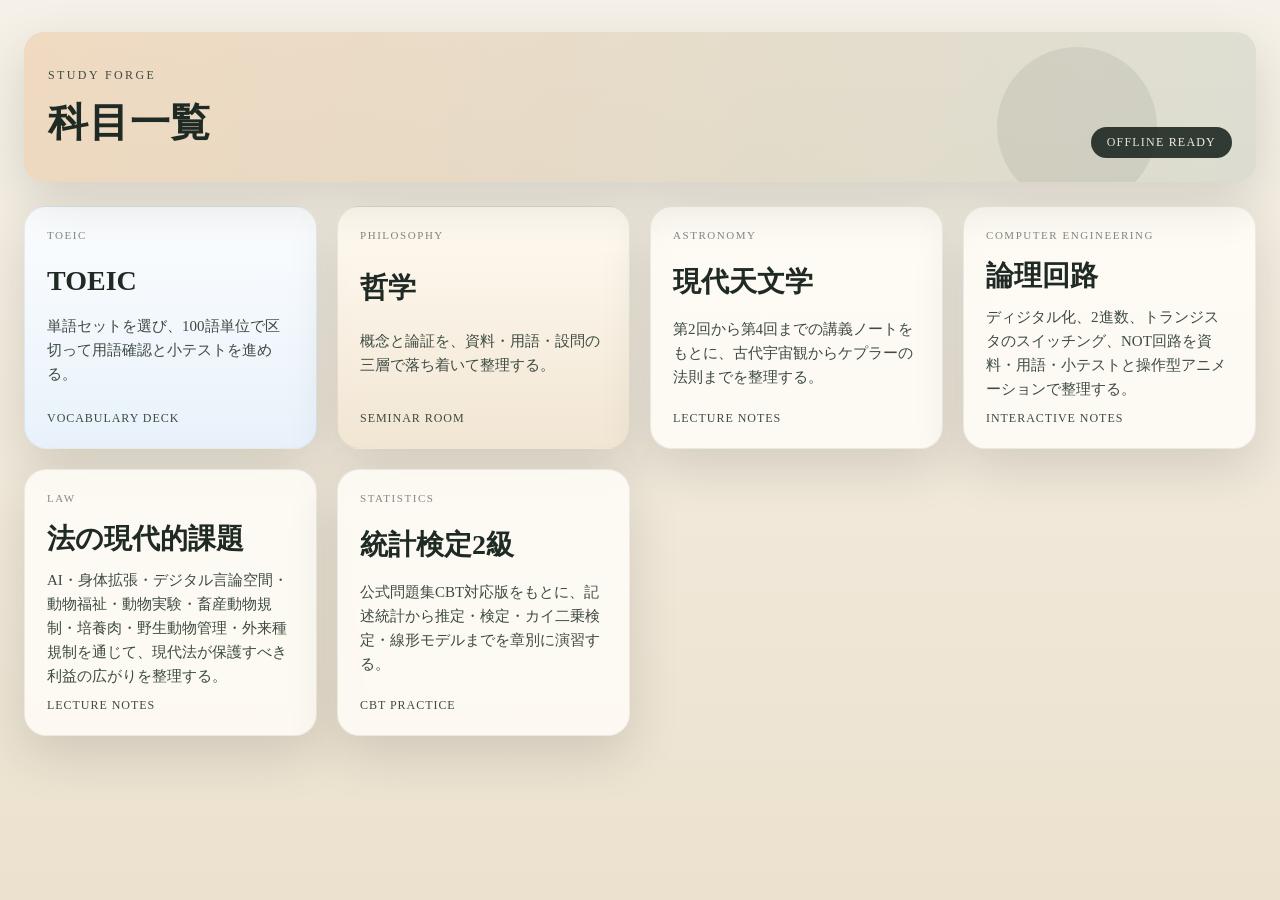
<file: index.html>
<!doctype html>
<html lang="ja">
<head>
  <meta charset="utf-8" />
  <meta name="viewport" content="width=device-width, initial-scale=1" />
  <meta name="theme-color" content="#1f2a24" />
  <link rel="manifest" href="./manifest.json" />
  <link rel="icon" href="./assets/icon.svg" type="image/svg+xml" />
  <link rel="stylesheet" href="./styles.css" />
  <title>Study Forge | Home</title>
</head>
<body class="home-page">
  <div class="app home-shell">
    <header class="hero home-hero">
      <div>
        <p class="eyebrow">Study Forge</p>
        <h1>科目一覧</h1>
      </div>
      <div class="status">Offline Ready</div>
    </header>

    <main class="home-main">
      <section class="home-grid" id="subjectGrid"></section>
    </main>
  </div>

  <script src="./home.js"></script>
</body>
</html>
</file>
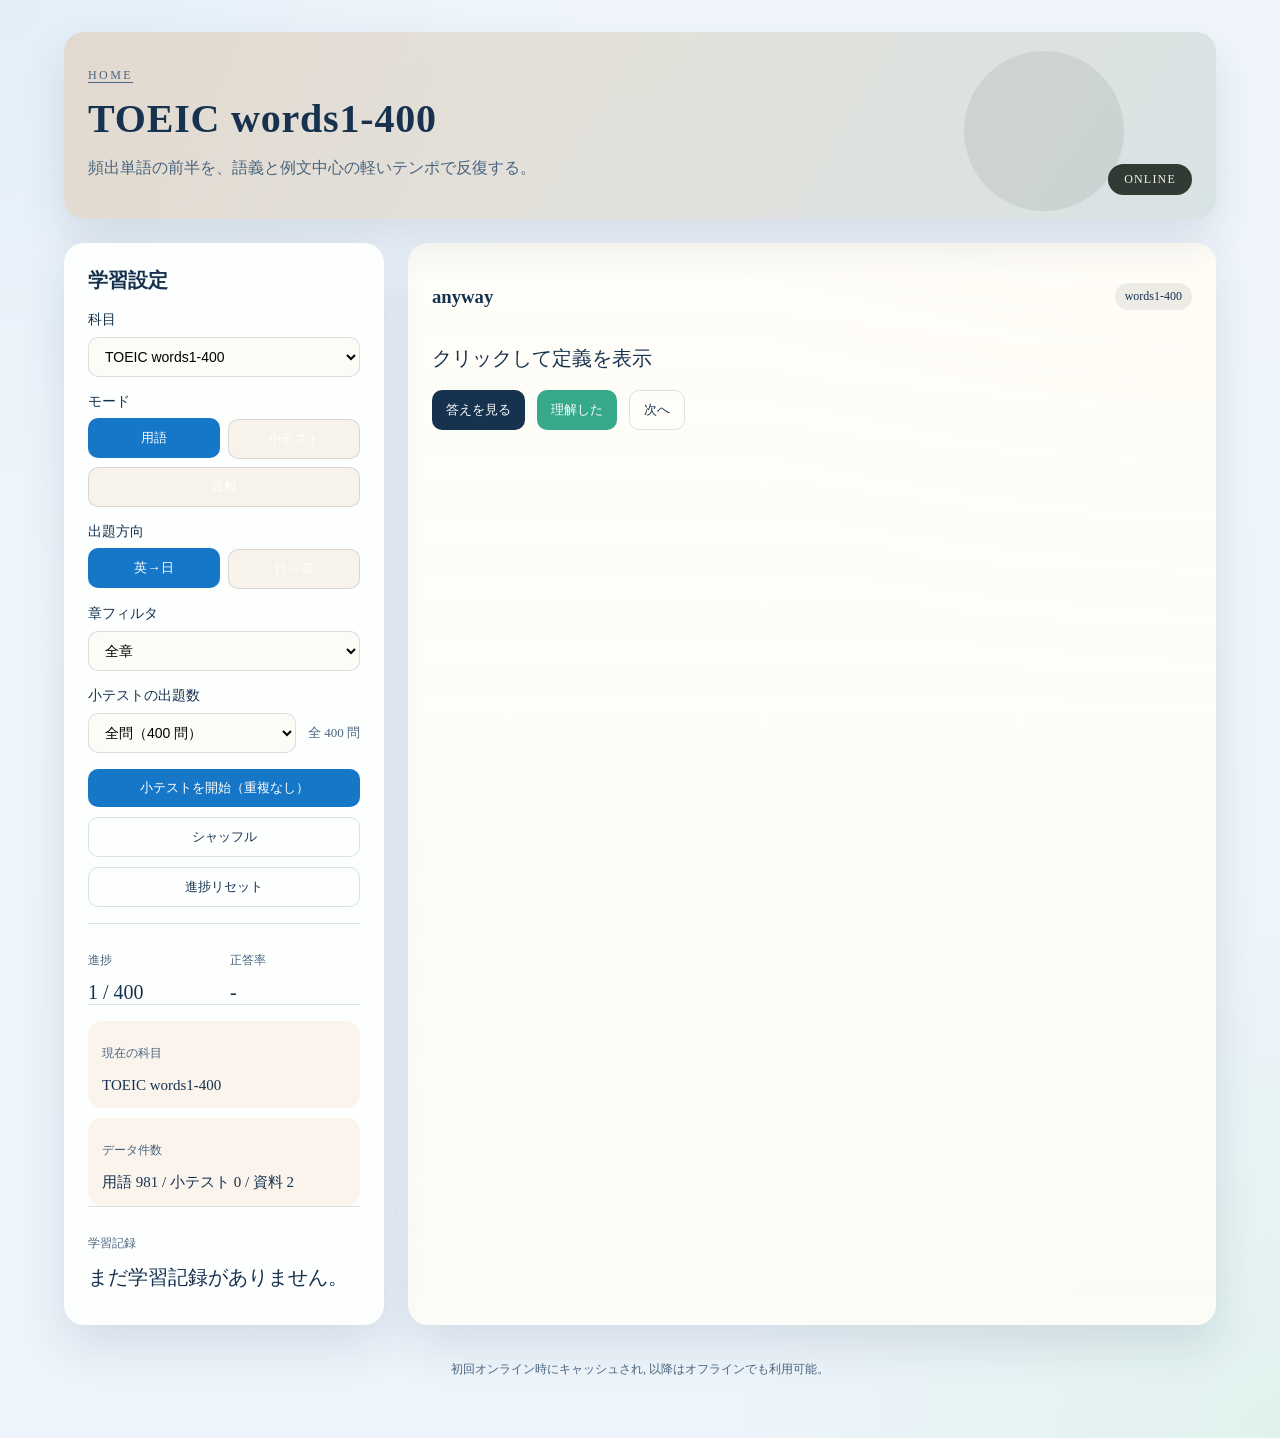
<file: study.html>
<!doctype html>
<html lang="ja">
<head>
  <meta charset="utf-8" />
  <meta name="viewport" content="width=device-width, initial-scale=1" />
  <meta name="theme-color" content="#1f2a24" />
  <link rel="manifest" href="./manifest.json" />
  <link rel="icon" href="./assets/icon.svg" type="image/svg+xml" />
  <link rel="stylesheet" href="./assets/vendor/katex/katex.min.css" />
  <link rel="stylesheet" href="./styles.css" />
  <title>Study Forge | Subject</title>
</head>
<body class="study-page" data-theme="default">
  <div class="app">
    <header class="hero">
      <div>
        <p class="eyebrow"><a href="./index.html" class="back-link">Home</a></p>
        <h1 id="pageTitle">Study Forge</h1>
        <p class="subtitle" id="pageSubtitle">用語も論点も、迷わず反復するための静かな訓練場。</p>
      </div>
      <div class="status" id="netStatus">Offline Ready</div>
    </header>

    <main class="grid">
      <section class="panel controls">
        <h2>学習設定</h2>
        <label class="field">
          <span>科目</span>
          <select id="subjectSelect"></select>
        </label>
        <label class="field">
          <span>モード</span>
          <div class="segmented" role="group">
            <button type="button" id="modeTerms" class="segmented-btn is-active">用語</button>
            <button type="button" id="modeQuiz" class="segmented-btn">小テスト</button>
            <button type="button" id="modeMaterials" class="segmented-btn">資料</button>
          </div>
        </label>
        <label class="field">
          <span>出題方向</span>
          <div class="segmented" role="group">
            <button type="button" id="directionEnJa" class="segmented-btn is-active">英→日</button>
            <button type="button" id="directionJaEn" class="segmented-btn">日→英</button>
          </div>
        </label>
        <label class="field">
          <span>章フィルタ</span>
          <select id="chapterSelect"></select>
        </label>
        <label class="field">
          <span>小テストの出題数</span>
          <div class="quiz-count-control">
            <select id="quizCountSelect"></select>
            <span id="quizAvailableText" class="available-count">全 0 問</span>
          </div>
        </label>
        <div class="actions">
          <button type="button" id="startQuizBtn" class="primary">小テストを開始（重複なし）</button>
          <button type="button" id="shuffleBtn" class="ghost">シャッフル</button>
          <button type="button" id="resetBtn" class="ghost">進捗リセット</button>
        </div>
        <div class="metrics">
          <div>
            <p class="metric-label">進捗</p>
            <p id="progressText" class="metric-value">0 / 0</p>
          </div>
          <div>
            <p class="metric-label">正答率</p>
            <p id="accuracyText" class="metric-value">-</p>
          </div>
        </div>
        <div class="overview">
          <div class="overview-item">
            <p class="metric-label">現在の科目</p>
            <p id="subjectTitle" class="overview-value">-</p>
          </div>
          <div class="overview-item">
            <p class="metric-label">データ件数</p>
            <p id="datasetSummary" class="overview-value">-</p>
          </div>
        </div>
        <div class="study-log">
          <p class="metric-label">学習記録</p>
          <p id="historySummary" class="metric-value"></p>
          <div id="historyList" class="history-list"></div>
        </div>
      </section>

      <section class="panel content" id="contentPanel">
        <div class="card" id="cardView">
          <div class="card-header">
            <h3 id="cardTitle">読み込み中...</h3>
            <span id="cardTag" class="tag"></span>
          </div>
          <div id="cardBody" class="card-body rich-content"></div>
          <div id="cardMeta" class="card-meta hidden">
            <div class="meta-block hidden" id="cardSynonymsBlock">
              <p class="meta-title">類義語</p>
              <ul id="cardSynonyms" class="meta-list"></ul>
            </div>
            <div class="meta-block hidden" id="cardDerivativesBlock">
              <p class="meta-title">派生語</p>
              <ul id="cardDerivatives" class="meta-list"></ul>
            </div>
            <div class="meta-block hidden" id="cardPhrasesBlock">
              <p class="meta-title">熟語・語句</p>
              <ul id="cardPhrases" class="meta-list"></ul>
            </div>
            <div class="meta-block hidden" id="cardExamplesBlock">
              <p class="meta-title">例文</p>
              <ul id="cardExamples" class="meta-list"></ul>
            </div>
          </div>
          <div class="card-actions" id="cardActions">
            <button type="button" id="revealBtn">答えを見る</button>
            <button type="button" id="knownBtn" class="good">理解した</button>
            <button type="button" id="nextBtn" class="ghost">次へ</button>
          </div>
        </div>

        <div class="card hidden" id="quizView">
          <div class="card-header">
            <h3 id="quizTitle">問題</h3>
            <span id="quizTag" class="tag"></span>
          </div>
          <div id="quizQuestion" class="card-body rich-content"></div>
          <div id="quizOptions" class="options"></div>
          <div class="explain" id="quizExplain"></div>
          <div class="card-actions">
            <button type="button" id="quizNextBtn" class="ghost">次の問題</button>
          </div>
        </div>

        <div class="card hidden material-card" id="materialView">
          <div class="card-header">
            <div>
              <p class="section-kicker">Reference</p>
              <h3 id="materialTitle">資料</h3>
            </div>
            <span id="materialTag" class="tag"></span>
          </div>
          <div id="materialSummary" class="card-body rich-content"></div>
          <div class="material-layout">
            <section class="material-panel hidden" id="materialPointsBlock">
              <p class="meta-title">要点</p>
              <ul id="materialPoints" class="meta-list"></ul>
            </section>
            <section class="material-panel hidden" id="materialDetailsBlock">
              <p class="meta-title">補足</p>
              <div id="materialDetails" class="detail-list"></div>
            </section>
          </div>
          <div class="material-foot">
            <p id="materialSource" class="material-source"></p>
          </div>
          <div class="card-actions">
            <button type="button" id="materialNextBtn" class="ghost">次の資料</button>
          </div>
        </div>

        <div class="card hidden" id="sessionView">
          <div class="card-header">
            <h3 id="sessionTitle">小テスト</h3>
            <div class="session-meta">
              <span id="sessionProgress" class="available-count"></span>
              <span id="sessionTag" class="tag"></span>
            </div>
          </div>
          <div id="sessionQuestion" class="card-body rich-content"></div>
          <div id="sessionOptions" class="options"></div>
          <div class="explain" id="sessionExplain"></div>
          <div class="card-actions">
            <button type="button" id="sessionExitBtn" class="ghost">中断して戻る</button>
            <button type="button" id="sessionNextBtn">次へ</button>
          </div>
        </div>

        <div class="card hidden" id="sessionResultView">
          <div class="card-header">
            <h3>テスト結果</h3>
          </div>
          <div id="sessionScore" class="card-body rich-content"></div>
          <div class="card-actions">
            <button type="button" id="sessionReviewAllBtn">全問を復習</button>
            <button type="button" id="sessionReviewBtn" class="ghost">間違いを復習</button>
            <button type="button" id="sessionBackBtn" class="ghost">元のページに戻る</button>
          </div>
        </div>

        <div class="card hidden" id="sessionReviewView">
          <div class="card-header">
            <h3 id="reviewTitle">復習</h3>
            <div class="session-meta">
              <span id="reviewProgress" class="available-count"></span>
              <span id="reviewTag" class="tag"></span>
            </div>
          </div>
          <div id="reviewQuestion" class="card-body rich-content"></div>
          <div id="reviewOptions" class="options"></div>
          <div class="explain" id="reviewExplain"></div>
          <div class="card-actions">
            <button type="button" id="reviewBackBtn" class="ghost">元のページに戻る</button>
            <button type="button" id="reviewNextBtn">次へ</button>
          </div>
        </div>
      </section>
    </main>

    <footer class="footer">
      <p>初回オンライン時にキャッシュされ, 以降はオフラインでも利用可能。</p>
    </footer>
  </div>

  <script src="./assets/vendor/katex/katex.min.js"></script>
  <script src="./app.js"></script>
</body>
</html>
</file>
<file: styles.css>
:root {
  --bg: #f3efe6;
  --ink: #1f2a24;
  --ink-soft: #3d4b42;
  --accent: #d9822b;
  --accent-2: #6d8f7c;
  --card: #fffdf7;
  --line: rgba(31, 42, 36, 0.15);
  --shadow: 0 18px 50px rgba(31, 42, 36, 0.15);
}

body[data-theme="toeic"] {
  --bg: #edf4fb;
  --ink: #16324f;
  --ink-soft: #49647e;
  --accent: #1677c8;
  --accent-2: #37a98b;
  --card: #fdfefe;
  --line: rgba(22, 50, 79, 0.14);
  --shadow: 0 20px 46px rgba(22, 50, 79, 0.12);
}

body[data-theme="philosophy"] {
  --bg: #f3eadc;
  --ink: #241c18;
  --ink-soft: #645249;
  --accent: #9f5f2d;
  --accent-2: #6e7d59;
  --card: #fffaf1;
  --line: rgba(36, 28, 24, 0.14);
  --shadow: 0 20px 48px rgba(36, 28, 24, 0.14);
}

* {
  box-sizing: border-box;
}

body {
  margin: 0;
  font-family: "Cormorant Garamond", "Palatino", "Times New Roman", serif;
  color: var(--ink);
  background: radial-gradient(circle at top left, #f5f1ea 0%, #efe6d7 40%, #e6dcc9 100%);
  min-height: 100vh;
}

body.study-page {
  background:
    radial-gradient(circle at top left, color-mix(in srgb, var(--accent) 12%, white) 0%, transparent 30%),
    radial-gradient(circle at bottom right, color-mix(in srgb, var(--accent-2) 15%, white) 0%, transparent 28%),
    linear-gradient(180deg, color-mix(in srgb, var(--bg) 82%, white), var(--bg));
}

body.home-page {
  background:
    linear-gradient(180deg, #f6f1e8 0%, #ece1ce 100%);
}

.app {
  max-width: 1200px;
  margin: 0 auto;
  padding: 32px 24px 48px;
  display: flex;
  flex-direction: column;
  gap: 24px;
}

.hero {
  display: flex;
  justify-content: space-between;
  align-items: flex-end;
  padding: 24px;
  background: linear-gradient(120deg, rgba(217, 130, 43, 0.2), rgba(109, 143, 124, 0.18));
  border-radius: 20px;
  box-shadow: var(--shadow);
  position: relative;
  overflow: hidden;
  animation: fadeSlide 700ms ease-out;
}

.hero::after {
  content: "";
  position: absolute;
  inset: 10% 8% auto auto;
  width: 160px;
  height: 160px;
  border-radius: 50%;
  background: rgba(31, 42, 36, 0.08);
}

.back-link {
  color: inherit;
  text-decoration: none;
  border-bottom: 1px solid currentColor;
}

.home-shell {
  max-width: 1280px;
}

.home-main {
  display: grid;
  gap: 24px;
}

.home-grid {
  display: grid;
  grid-template-columns: repeat(auto-fit, minmax(240px, 1fr));
  gap: 20px;
}

.subject-card {
  display: grid;
  gap: 10px;
  min-height: 220px;
  padding: 22px;
  border-radius: 22px;
  background: rgba(255, 253, 247, 0.86);
  border: 1px solid rgba(31, 42, 36, 0.08);
  box-shadow: var(--shadow);
  text-decoration: none;
  color: inherit;
  transition: transform 200ms ease, box-shadow 200ms ease, border-color 200ms ease;
}

.subject-card:hover {
  transform: translateY(-3px);
  box-shadow: 0 24px 50px rgba(31, 42, 36, 0.16);
  border-color: rgba(31, 42, 36, 0.16);
}

.subject-card[data-theme="toeic"] {
  background: linear-gradient(180deg, rgba(251, 254, 255, 0.94), rgba(231, 242, 253, 0.94));
}

.subject-card[data-theme="philosophy"] {
  background: linear-gradient(180deg, rgba(255, 250, 241, 0.96), rgba(241, 229, 211, 0.96));
}

.subject-card h3 {
  margin: 0;
  font-size: 28px;
}

.subject-description {
  margin: 0;
  font-size: 15px;
  line-height: 1.6;
  color: var(--ink-soft);
}

.subject-meta {
  margin-top: auto;
  font-size: 12px;
  letter-spacing: 0.08em;
  text-transform: uppercase;
  color: var(--ink-soft);
}

h1 {
  font-size: 40px;
  margin: 8px 0;
  letter-spacing: 0.02em;
}

.eyebrow {
  text-transform: uppercase;
  letter-spacing: 0.2em;
  font-size: 12px;
  color: var(--ink-soft);
}

.subtitle {
  font-size: 16px;
  color: var(--ink-soft);
  max-width: 520px;
}

.status {
  font-size: 12px;
  padding: 8px 16px;
  border-radius: 999px;
  background: rgba(31, 42, 36, 0.9);
  color: #f2efe8;
  text-transform: uppercase;
  letter-spacing: 0.1em;
}

.grid {
  display: grid;
  grid-template-columns: minmax(260px, 320px) 1fr;
  gap: 24px;
}

.panel {
  background: var(--card);
  border-radius: 20px;
  padding: 24px;
  box-shadow: var(--shadow);
  animation: fadeRise 700ms ease-out;
}

.controls {
  position: sticky;
  top: 20px;
  align-self: start;
}

.controls h2 {
  margin-top: 0;
  font-size: 20px;
}

.field {
  display: flex;
  flex-direction: column;
  gap: 8px;
  margin-bottom: 16px;
  font-size: 14px;
}

select {
  padding: 10px 12px;
  border-radius: 10px;
  border: 1px solid var(--line);
  font-size: 14px;
  background: #fdfbf6;
}

.quiz-count-control {
  display: flex;
  align-items: center;
  gap: 12px;
}

.quiz-count-control select {
  flex: 1;
}

.available-count {
  color: var(--ink-soft);
  font-size: 13px;
  white-space: nowrap;
}

.session-meta {
  display: flex;
  align-items: center;
  gap: 10px;
}

.segmented {
  display: flex;
  gap: 8px;
  flex-wrap: wrap;
}

.segmented-btn {
  flex: 1 1 88px;
  padding: 10px;
  border-radius: 10px;
  border: 1px solid var(--line);
  background: #f7f3ea;
  cursor: pointer;
  transition: transform 200ms ease, background 200ms ease;
}

.segmented-btn.is-active {
  background: var(--accent);
  color: #fff;
  border-color: transparent;
  transform: translateY(-1px);
}

.actions {
  display: grid;
  gap: 10px;
  margin: 16px 0;
}

button {
  padding: 10px 14px;
  border-radius: 10px;
  border: none;
  background: var(--ink);
  color: #fff;
  cursor: pointer;
  transition: transform 200ms ease, box-shadow 200ms ease;
}

button:hover {
  transform: translateY(-1px);
  box-shadow: 0 10px 20px rgba(31, 42, 36, 0.2);
}

button.ghost {
  background: transparent;
  color: var(--ink);
  border: 1px solid var(--line);
}

button.good {
  background: var(--accent-2);
}

button.primary {
  background: var(--accent);
}

.metrics {
  border-top: 1px solid var(--line);
  padding-top: 16px;
  display: grid;
  grid-template-columns: 1fr 1fr;
  gap: 12px;
}

.overview {
  border-top: 1px solid var(--line);
  padding-top: 16px;
  display: grid;
  gap: 10px;
}

.overview-item {
  padding: 12px 14px;
  border-radius: 14px;
  background: rgba(217, 130, 43, 0.08);
}

.overview-value {
  margin: 4px 0 0;
  font-size: 15px;
  line-height: 1.5;
}

.study-log {
  border-top: 1px solid var(--line);
  padding-top: 16px;
}

.history-list {
  display: grid;
  gap: 8px;
  font-size: 13px;
  margin-top: 10px;
}

.history-item {
  display: flex;
  justify-content: space-between;
  align-items: center;
  gap: 10px;
  padding: 8px 10px;
  border: 1px solid var(--line);
  border-radius: 10px;
  background: rgba(31, 42, 36, 0.04);
}
.stats-list {
  display: flex;
  flex-direction: column;
  gap: 8px;
}

.stat-row {
  display: flex;
  justify-content: space-between;
  align-items: center;
  font-size: 13px;
}

.stat-bar {
  height: 6px;
  background: rgba(31, 42, 36, 0.1);
  border-radius: 999px;
  overflow: hidden;
  flex: 1;
  margin: 0 10px;
}

.stat-bar > span {
  display: block;
  height: 100%;
  background: var(--accent-2);
  width: 0%;
}

.metric-label {
  font-size: 12px;
  color: var(--ink-soft);
}

.metric-value {
  font-size: 20px;
  margin: 0;
}

.card {
  display: flex;
  flex-direction: column;
  gap: 16px;
  min-height: 360px;
  animation: cardEnter 500ms ease-out;
}

.content {
  background:
    linear-gradient(180deg, rgba(255, 253, 247, 0.95), rgba(255, 253, 247, 0.88)),
    radial-gradient(circle at top right, rgba(217, 130, 43, 0.12), transparent 36%);
}

.card-header {
  display: flex;
  justify-content: space-between;
  align-items: center;
}

.section-kicker {
  margin: 0 0 6px;
  font-size: 11px;
  letter-spacing: 0.14em;
  text-transform: uppercase;
  color: rgba(31, 42, 36, 0.55);
}

.card-body {
  font-size: 20px;
  line-height: 1.6;
}

.card-meta {
  display: grid;
  gap: 12px;
  padding: 12px 14px;
  border-radius: 14px;
  background: rgba(31, 42, 36, 0.04);
}

.meta-block {
  display: grid;
  gap: 6px;
}

.meta-title {
  margin: 0;
  font-size: 12px;
  letter-spacing: 0.08em;
  text-transform: uppercase;
  color: rgba(31, 42, 36, 0.6);
}

.meta-list {
  margin: 0;
  padding-left: 18px;
  display: grid;
  gap: 4px;
  font-size: 14px;
  line-height: 1.5;
}

.rich-content {
  display: grid;
  gap: 8px;
}

.rich-content p {
  margin: 0;
}

.math-token,
.math-block {
  font-family: "Times New Roman", Georgia, serif;
  font-size: 1.03em;
  white-space: nowrap;
}

.math-token {
  display: inline-flex;
  align-items: center;
  gap: 2px;
  padding: 0 2px;
  color: #18231e;
  vertical-align: -0.08em;
}

.math-token-block,
.math-block {
  display: block;
  overflow-x: auto;
  padding: 10px 12px;
  border-radius: 10px;
  background: rgba(31, 42, 36, 0.06);
  border: 1px solid rgba(31, 42, 36, 0.08);
  font-size: 1.08em;
}

.math-token .katex {
  font-size: 1.02em;
}

.math-block .katex-display,
.math-token-block .katex-display {
  margin: 0;
  text-align: left;
}

.math-block .katex-display > .katex,
.math-token-block .katex-display > .katex {
  text-align: left;
}

.math-frac {
  display: inline-grid;
  grid-template-rows: auto auto;
  align-items: center;
  justify-items: center;
  line-height: 1.05;
  vertical-align: middle;
  margin: 0 2px;
}

.math-frac-top,
.math-frac-bottom {
  display: inline-flex;
  align-items: center;
  gap: 2px;
  padding: 0 4px;
}

.math-frac-top {
  border-bottom: 1px solid currentColor;
  padding-bottom: 2px;
}

.math-frac-bottom {
  padding-top: 2px;
}

.math-root {
  display: inline-flex;
  align-items: stretch;
  vertical-align: middle;
}

.math-root-symbol {
  font-size: 1.25em;
  line-height: 1;
  padding-right: 1px;
}

.math-root-body {
  display: inline-flex;
  align-items: center;
  gap: 2px;
  border-top: 1px solid currentColor;
  padding: 1px 4px 0 3px;
}

.math-overline {
  display: inline-block;
  border-top: 1px solid currentColor;
  line-height: 1;
  padding: 1px 1px 0;
}

.math-script {
  display: inline-grid;
  grid-template-columns: auto auto;
  grid-template-rows: auto auto;
  align-items: center;
  column-gap: 1px;
  margin: 0 1px;
  vertical-align: middle;
}

.math-script-base {
  grid-row: 1 / 3;
}

.math-script sup,
.math-script sub {
  font-size: 0.68em;
  line-height: 1;
}

.math-script sup {
  grid-column: 2;
  grid-row: 1;
  align-self: end;
}

.math-script sub {
  grid-column: 2;
  grid-row: 2;
  align-self: start;
}

.table-scroll {
  overflow-x: auto;
  max-width: 100%;
}

.data-table {
  width: max-content;
  min-width: 100%;
  border-collapse: collapse;
  font-size: 14px;
  line-height: 1.45;
}

.data-table caption {
  caption-side: top;
  padding-bottom: 6px;
  color: var(--ink-soft);
  text-align: left;
}

.data-table th,
.data-table td {
  padding: 8px 10px;
  border: 1px solid rgba(31, 42, 36, 0.16);
  text-align: left;
  vertical-align: top;
}

.data-table th {
  background: rgba(31, 42, 36, 0.07);
  font-weight: 700;
}

.tag {
  padding: 6px 10px;
  background: rgba(31, 42, 36, 0.08);
  border-radius: 999px;
  font-size: 12px;
}

.material-card {
  gap: 20px;
}

.material-layout {
  display: grid;
  grid-template-columns: 1.1fr 0.9fr;
  gap: 16px;
}

.material-panel {
  padding: 14px 16px;
  border-radius: 16px;
  background: rgba(31, 42, 36, 0.045);
  border: 1px solid rgba(31, 42, 36, 0.06);
}

.detail-list {
  display: grid;
  gap: 10px;
}

.detail-item {
  padding-bottom: 10px;
  border-bottom: 1px solid rgba(31, 42, 36, 0.08);
}

.detail-item:last-child {
  padding-bottom: 0;
  border-bottom: none;
}

.detail-label {
  margin: 0 0 4px;
  font-size: 12px;
  text-transform: uppercase;
  letter-spacing: 0.08em;
  color: rgba(31, 42, 36, 0.55);
}

.detail-text {
  margin: 0;
  font-size: 14px;
  line-height: 1.6;
}

.material-foot {
  display: flex;
  justify-content: flex-end;
}

.material-source {
  margin: 0;
  font-size: 13px;
  color: var(--ink-soft);
}

.logic-simulation {
  margin: 14px 0 4px;
  padding: 16px;
  border: 1px solid rgba(31, 42, 36, 0.14);
  border-radius: 16px;
  background: linear-gradient(135deg, #f8f4eb, #eef5ed);
}

.logic-simulation-title,
.logic-simulation-description,
.logic-result {
  margin: 0;
}

.logic-simulation-title {
  font-weight: 800;
}

.logic-simulation-description,
.logic-result {
  margin-top: 6px;
  color: var(--ink-soft);
  font-size: 14px;
  line-height: 1.55;
}

.logic-controls {
  display: flex;
  gap: 8px;
  margin-top: 12px;
}

.logic-controls button {
  border: 1px solid var(--line);
  border-radius: 999px;
  padding: 7px 11px;
  background: #fffdf8;
  color: var(--ink);
  cursor: pointer;
  font: inherit;
  font-size: 13px;
}

.logic-controls button.is-active {
  color: #fff;
  border-color: var(--accent-2);
  background: var(--accent-2);
}

.logic-circuit {
  display: grid;
  grid-template-columns: minmax(72px, 1fr) 28px minmax(72px, 1fr) 28px minmax(72px, 1fr);
  align-items: center;
  gap: 5px;
  margin-top: 14px;
}

.logic-node,
.logic-transistor,
.logic-led {
  min-height: 78px;
  display: grid;
  place-content: center;
  text-align: center;
  border-radius: 12px;
  border: 2px solid #62746a;
  background: #fffdf8;
  transition: border-color 260ms ease, background 260ms ease, transform 260ms ease;
}

.logic-node span,
.logic-transistor-label,
.logic-led-label {
  font-size: 11px;
  color: var(--ink-soft);
}

.logic-node strong,
.logic-transistor-state {
  margin-top: 3px;
  font-size: 14px;
}

.logic-wire {
  height: 5px;
  border-radius: 99px;
  background: #aab5ad;
  transition: background 260ms ease;
}

.logic-transistor {
  position: relative;
}

.logic-switch {
  width: 34px;
  height: 7px;
  margin: 7px auto 2px;
  border-radius: 99px;
  background: #aab5ad;
  transform: rotate(-22deg);
  transform-origin: left center;
  transition: background 260ms ease, transform 260ms ease;
}

.logic-led {
  grid-column: 3;
  grid-row: 2;
  min-height: 56px;
  margin-top: 8px;
  border-style: dashed;
}

.logic-led-bulb {
  width: 17px;
  height: 17px;
  margin: 0 auto 3px;
  border-radius: 50%;
  background: #c6ccc5;
  box-shadow: none;
  transition: background 260ms ease, box-shadow 260ms ease;
}

.logic-circuit.is-high .logic-node,
.logic-circuit.is-high .logic-transistor {
  border-color: #c05b27;
  background: #fff3dd;
}

.logic-circuit.is-high .logic-wire,
.logic-circuit.is-high .logic-switch {
  background: #c05b27;
}

.logic-circuit.is-high .logic-switch {
  transform: rotate(0deg);
}

.logic-circuit.is-high .logic-led-bulb {
  background: #ffc23d;
  box-shadow: 0 0 0 5px rgba(255, 194, 61, 0.22), 0 0 18px rgba(255, 167, 40, 0.9);
  animation: logicGlow 850ms ease-in-out infinite alternate;
}

@keyframes logicGlow {
  to { transform: scale(1.12); }
}

@media (max-width: 520px) {
  .logic-circuit { grid-template-columns: 1fr 20px 1fr 20px 1fr; gap: 3px; }
  .logic-node, .logic-transistor { min-height: 70px; }
}

.card-actions {
  display: flex;
  gap: 12px;
  flex-wrap: wrap;
}

.options {
  display: grid;
  gap: 12px;
}

.option-btn {
  background: #f9f4ea;
  color: var(--ink);
  border: 1px solid var(--line);
  text-align: left;
  padding: 12px 14px;
  border-radius: 12px;
  animation: fadeSlide 350ms ease-out;
  display: grid;
  grid-template-columns: auto 1fr;
  gap: 8px;
  align-items: start;
  line-height: 1.45;
}

.option-prefix {
  font-weight: 700;
}

.option-btn.is-correct {
  border-color: var(--accent-2);
  background: rgba(109, 143, 124, 0.2);
}

.option-btn.is-wrong {
  border-color: #b44d2a;
  background: rgba(180, 77, 42, 0.15);
}

.explain {
  padding: 12px 14px;
  border-radius: 12px;
  background: rgba(31, 42, 36, 0.05);
  font-size: 14px;
  line-height: 1.5;
}

.hidden {
  display: none;
}

.footer {
  text-align: center;
  font-size: 12px;
  color: var(--ink-soft);
}

@keyframes fadeSlide {
  from {
    opacity: 0;
    transform: translateY(8px);
  }
  to {
    opacity: 1;
    transform: translateY(0);
  }
}

@keyframes fadeRise {
  from {
    opacity: 0;
    transform: translateY(16px);
  }
  to {
    opacity: 1;
    transform: translateY(0);
  }
}

@keyframes cardEnter {
  from {
    opacity: 0;
    transform: scale(0.98);
  }
  to {
    opacity: 1;
    transform: scale(1);
  }
}

@media (max-width: 900px) {
  .grid {
    grid-template-columns: 1fr;
  }

  .controls {
    position: static;
  }

  .hero {
    flex-direction: column;
    align-items: flex-start;
    gap: 16px;
  }

  .material-layout {
    grid-template-columns: 1fr;
  }
}

@media (max-width: 640px) {
  .app {
    padding: 20px 16px 32px;
  }

  h1 {
    font-size: 32px;
  }

  .panel {
    padding: 18px;
  }

  .card-body {
    font-size: 18px;
  }

  .metrics {
    grid-template-columns: 1fr;
  }
}
</file>
